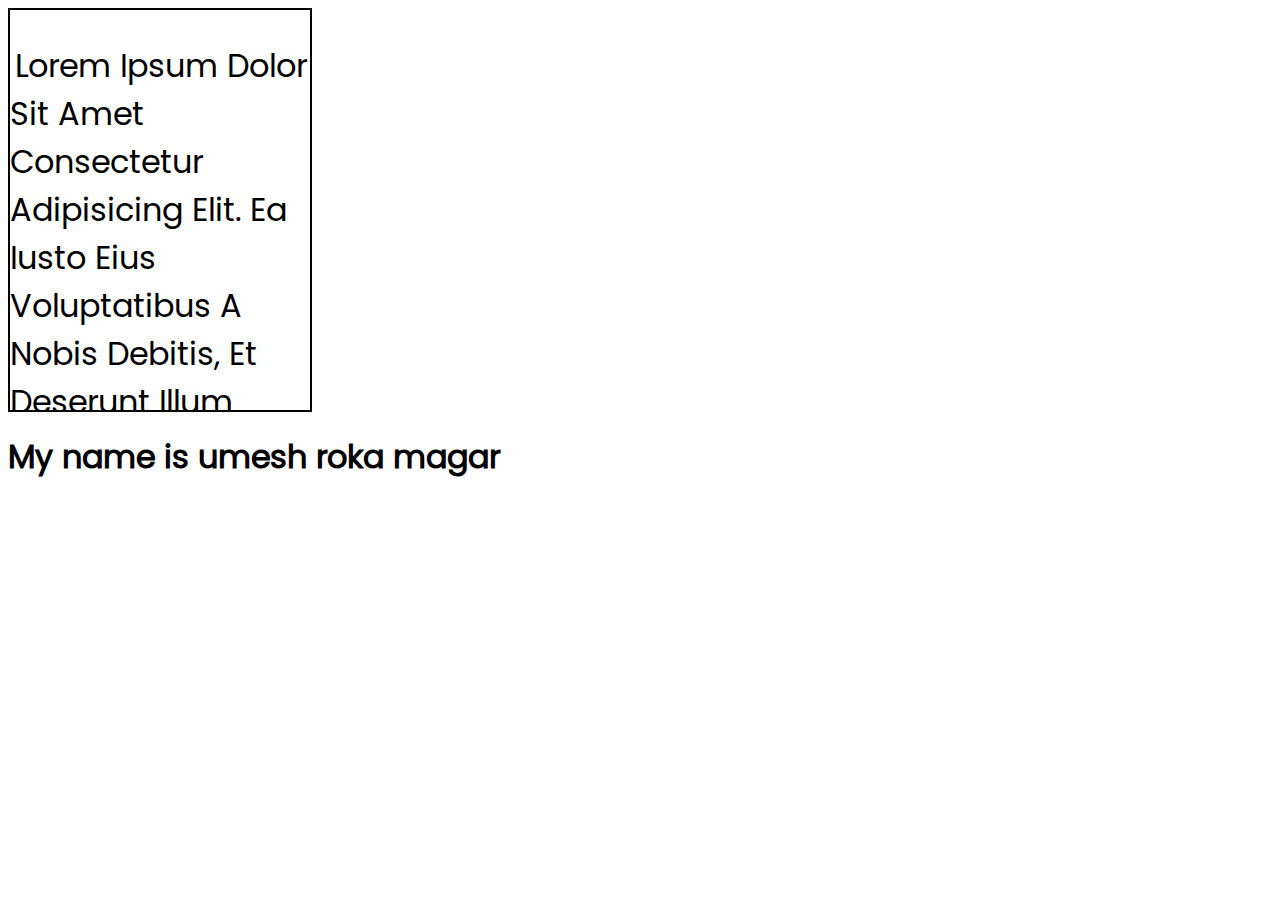
<file: index.html>
<!DOCTYPE html>
<html lang="en">

  <head>
    <meta charset="UTF-8">
    <meta name="viewport" content="width=device-width, initial-scale=1.0">

    <title>css</title>
    <style>
      @import url('https://fonts.googleapis.com/css2?family=Poppins:ital,wght@0,400;0,500;0,600;0,700;0,800;0,900;1,400;1,500;1,600;1,700;1,800;1,900&display=swap');

      @font-face {
        font-family: PRegular;
        src: url('/assets/font/Poppins-Regular.ttf');

      }

      .bx {
        font-family: "PRegular", sans-serif;
      }

      .box {
        border: 2px solid black;
        height: 400px;
        width: 300px;
        overflow: auto;
      }

      p {
        font-family: "Poppins", sans-serif;
        font-size: 2rem;
        text-transform: capitalize;
        text-indent: 5px;
        font-weight: 500px;
      }
    </style>
  </head>

  <body>
    <div class="box">
      <p>
        Lorem ipsum dolor sit amet consectetur adipisicing elit. Ea iusto eius voluptatibus a nobis debitis, et deserunt
        illum esse modi, cum ad fuga culpa quia? Laudantium illum minus optio sequi.</p>
    </div>

    <div class="bx">
      <h1>My name is umesh roka magar</h1>
    </div>
  </body>

</html>
</file>
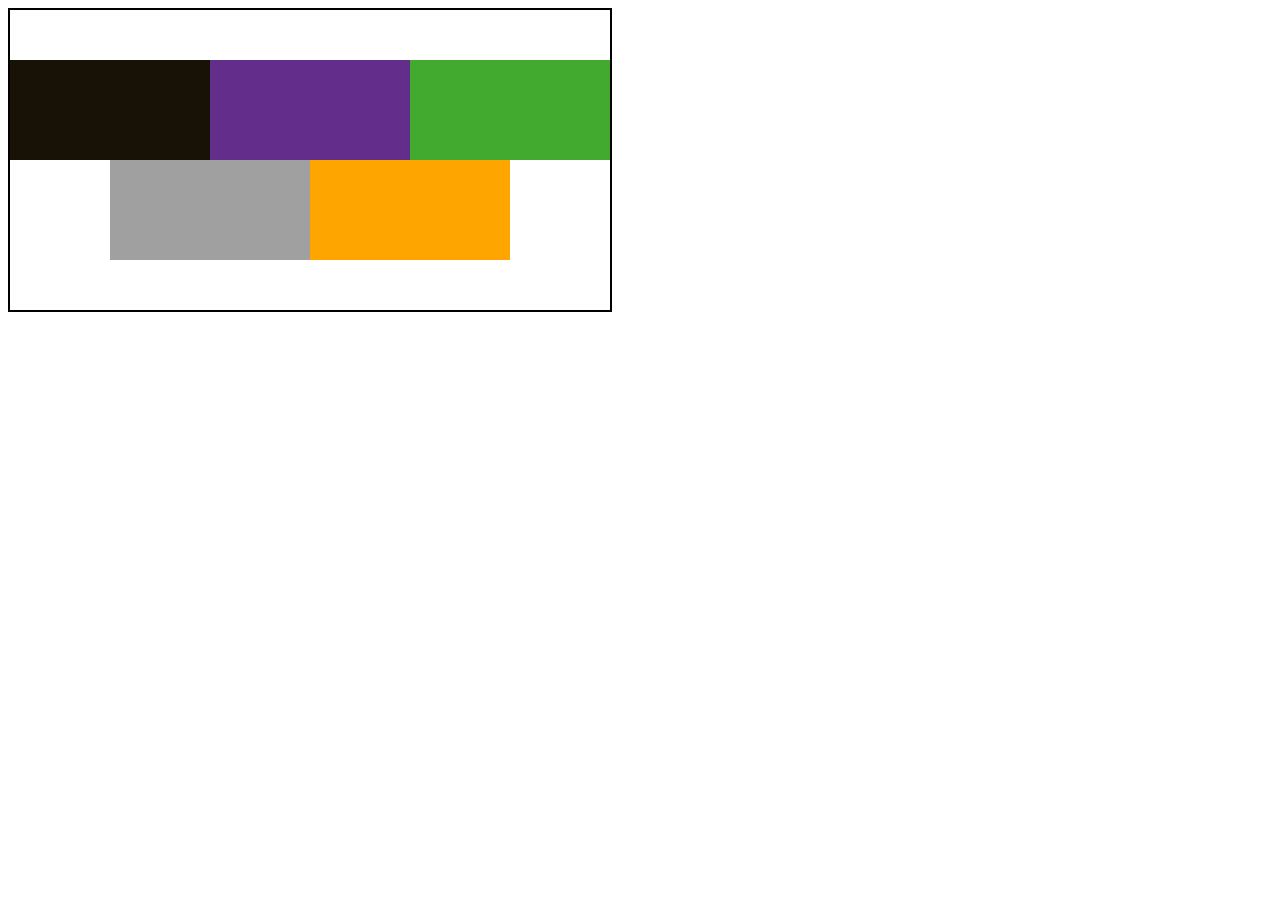
<file: flex.html>
<!DOCTYPE html>
<html lang="en">
<head>
  <meta charset="UTF-8">
  <meta name="viewport" content="width=device-width, initial-scale=1.0">
  
  <title>Document</title>
  <style>
    .bx{
     max-width: 600px;
     height: 300px;
      border: 2px solid black;
      display: flex;
      /* flex-direction: row; */
      justify-content: center;
align-content: center;
      flex-wrap: wrap;
  
      
    }
    .b{
    width: 200px;
    height: 100px;
    /* flex-grow: 1; */
    }
    .bx1{
 
      background-color: orange;
      order: 5;
    }
    .bx2{
      background-color: rgb(160, 160, 160);
      order: 4;
    }
    .bx3{
      background-color: rgb(98, 45, 139);
      order: 2;
    }
    .bx4{

      background-color: rgb(23, 17, 6);
      order: 1;
    }
    .bx5{
      background-color: rgb(66, 170, 46);
      order: 3;
    }

  </style>
</head>
<body>
  <div class="bx">
    <div class="bx1 b"></div>
    <div class="bx2 b"></div>
    <div class="bx3 b"></div>
    <div class="bx4 b"></div>
    <div class="bx5 b"></div>
  </div>
</body>
</html>
</file>
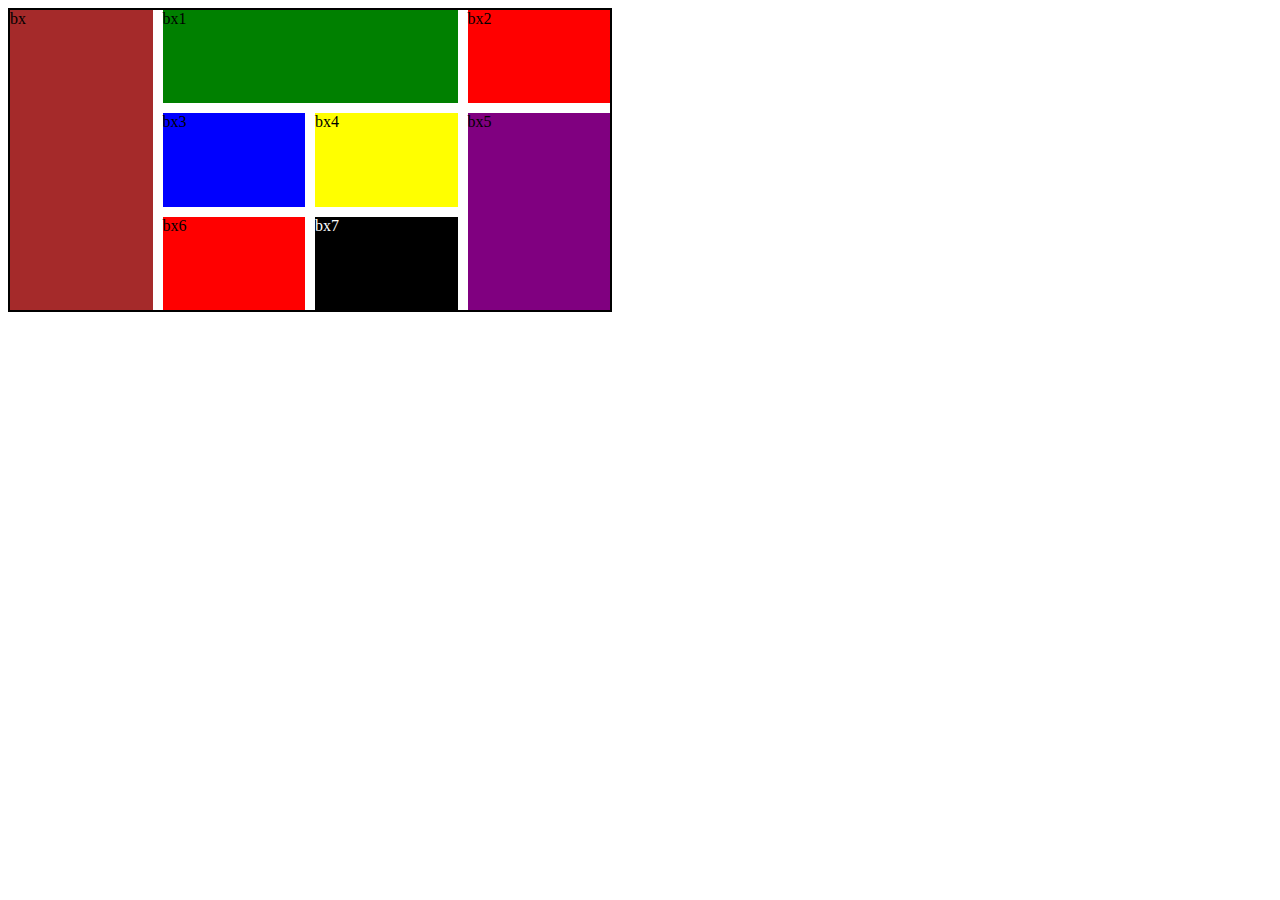
<file: grid.html>
<!DOCTYPE html>
<html lang="en">
<head>
  <meta charset="UTF-8">
  <meta name="viewport" content="width=device-width, initial-scale=1.0">
  <title>Grid</title>
  <style>
.box{
border: 2px solid black;
max-width: 600px;
height: 300px;
display: grid;
gap: 10px;
grid-template-columns: 1fr 1fr 1fr 1fr;
}
.bx{
  background-color: brown;
  grid-column: 1/2;
  grid-row: 1/4;
}
.bx1{
background-color: green;
grid-column: 2/4;
grid-row:1/2 ;
}
.bx2{
  background-color: red;
}
.bx3{
  background-color: blue;
}
.bx4{
  background-color: yellow;
}
.bx5{
  background-color: purple;
  grid-column: 4/5;
  grid-row: 2/4;
}
.bx6{
  background-color: red;
}
.bx7{
  background-color: black;
  color: white;
}
  </style>
</head>
<body>
  <div class="box">
    <div class="bx">bx</div>
    <div class="bx1">bx1</div>
    <div class="bx2">bx2</div>
    <div class="bx3">bx3</div>
    <div class="bx4">bx4</div>
    <div class="bx5">bx5</div>
    <div class="bx6">bx6</div>
    <div class="bx7">bx7</div>
  </div>
</body>
</html>
</file>
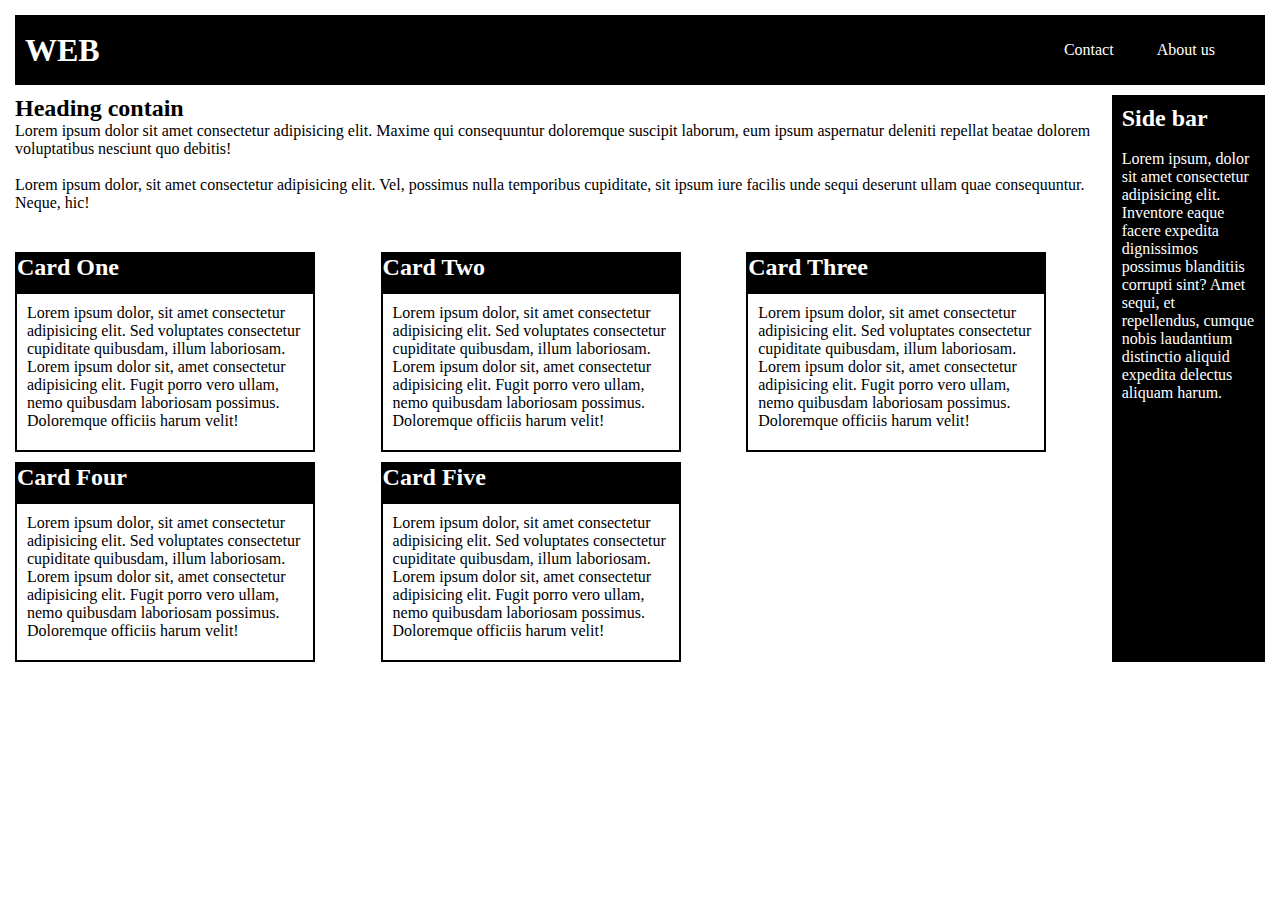
<file: grid_task.html>
<!DOCTYPE html>
<html lang="en">

  <head>
    <meta charset="UTF-8">
    <meta name="viewport" content="width=device-width, initial-scale=1.0">
    <title>Document</title>
    <style>
      * {
        box-sizing: border-box;
        margin: 0;
        padding: 0;
      }

      body {
        padding: 15px;
        max-width: 100%;
      }

      /* @media only screen and(min-width:100%;) { */

      .grid_container {
        display: grid;
        grid-template-areas:
          'header header header header'
          'main_content main_content main_content sidebar'
          'main_content main_content main_content sidebar'
          'articles articles articles sidebar'
          'articles articles articles sidebar'
        ;
        gap: 10px;
      }

      .header {
        grid-area: header;
        display: flex;
        justify-content: space-between;
        background-color: black;
        color: white;
        align-items: center;
        height: 70px;
        padding: 10px;

      }

      .header a {
        text-decoration: none;
        color: white;
        padding-right: 40px;
      }

      .main_content {
        grid-area: main_content;
      }

      .sidebar {
        grid-area: sidebar;
        background-color: black;
        color: white;
        padding: 10px;

      }

      .articles {
        grid-area: articles;
        display: grid;
        gap: 10px;
        grid-template-columns: repeat(3, 1fr);
        margin: 30px 0 0 0;
      }

      .b {
        border: 2px solid black;
        height: 200px;
        width: 300px;

      }

      .b h2 {
        background-color: black;
        color: white;
        height: 40px;
        width: 100%;
      }

      .b p {
        padding: 10px;
      }
    </style>
  </head>

  <div class="grid_container">
    <div class="header">
      <h1>WEB</h1>
      <div class="a">
        <a href="#">Contact</a>
        <a href="#">About us</a>
      </div>
    </div>
    <div class="main_content">
      <h2>Heading contain</h2>
      <p>Lorem ipsum dolor sit amet consectetur adipisicing elit. Maxime qui consequuntur doloremque suscipit laborum,
        eum ipsum aspernatur deleniti repellat beatae dolorem voluptatibus nesciunt quo debitis!</p>
      <br>
      <p>Lorem ipsum dolor, sit amet consectetur adipisicing elit. Vel, possimus nulla temporibus cupiditate, sit ipsum
        iure facilis unde sequi deserunt ullam quae consequuntur. Neque, hic!</p>

    </div>
    <div class="articles">
      <div class="article b">
        <h2>Card One</h2>
        <p>Lorem ipsum dolor, sit amet consectetur adipisicing elit. Sed voluptates consectetur cupiditate quibusdam,
          illum laboriosam. Lorem ipsum dolor sit, amet consectetur adipisicing elit. Fugit porro vero ullam, nemo
          quibusdam laboriosam possimus. Doloremque officiis harum velit!</p>
      </div>
      <div class="article b">
        <h2>Card Two</h2>
        <p>Lorem ipsum dolor, sit amet consectetur adipisicing elit. Sed voluptates consectetur cupiditate quibusdam,
          illum laboriosam. Lorem ipsum dolor sit, amet consectetur adipisicing elit. Fugit porro vero ullam, nemo
          quibusdam laboriosam possimus. Doloremque officiis harum velit!</p>
      </div>
      <div class="article b">
        <h2>Card Three</h2>
        <p>Lorem ipsum dolor, sit amet consectetur adipisicing elit. Sed voluptates consectetur cupiditate quibusdam,
          illum laboriosam. Lorem ipsum dolor sit, amet consectetur adipisicing elit. Fugit porro vero ullam, nemo
          quibusdam laboriosam possimus. Doloremque officiis harum velit!</p>
      </div>
      <div class="article b">
        <h2>Card Four</h2>
        <p>Lorem ipsum dolor, sit amet consectetur adipisicing elit. Sed voluptates consectetur cupiditate quibusdam,
          illum laboriosam. Lorem ipsum dolor sit, amet consectetur adipisicing elit. Fugit porro vero ullam, nemo
          quibusdam laboriosam possimus. Doloremque officiis harum velit!</p>
      </div>
      <div class="article b">
        <h2>Card Five</h2>
        <p>Lorem ipsum dolor, sit amet consectetur adipisicing elit. Sed voluptates consectetur cupiditate quibusdam,
          illum laboriosam. Lorem ipsum dolor sit, amet consectetur adipisicing elit. Fugit porro vero ullam, nemo
          quibusdam laboriosam possimus. Doloremque officiis harum velit!</p>
      </div>

    </div>
    <div class="sidebar">
      <h2>Side bar</h2>
      <br>
      <p>Lorem ipsum, dolor sit amet consectetur adipisicing elit. Inventore eaque facere expedita dignissimos possimus
        blanditiis corrupti sint? Amet sequi, et repellendus, cumque nobis laudantium distinctio aliquid expedita
        delectus aliquam harum.</p>
    </div>
  </div>
  </div>
  </body>

</html>
</file>
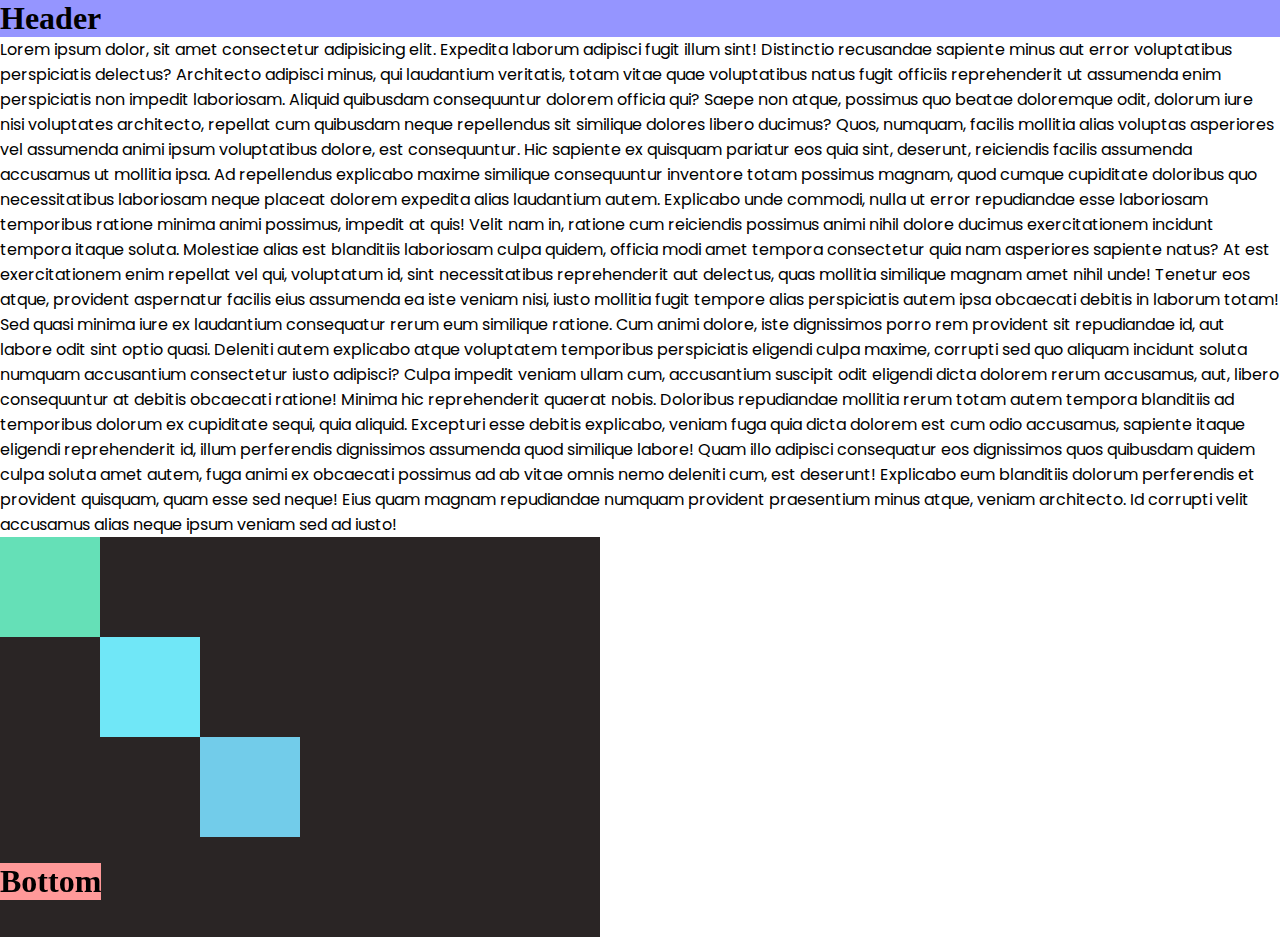
<file: position and box.html>
<!DOCTYPE html>
<html lang="en">
<head>
  <meta charset="UTF-8">
  <meta name="viewport" content="width=device-width, initial-scale=1.0">
  <title>Box_model</title>
  <style>
    @font-face{
      font-family:PRegular;
      src: url(assets/font/Poppins-Regular.ttf);
    }
    *{
      box-sizing: border-box;
      margin: 0;
      padding: 0;
    }
    .bx{
      height: 400px;
      width: 600px;
      background-color:rgb(42, 37, 37);
      position: relative;
    }
    .bx1{
      height: 100px;
      width: 100px;
      background-color: rgb(101, 224, 183);
      position: absolute;
    }
    .bx2{
      height: 100px;
      width: 100px;
      background-color: rgb(112, 231, 247);
      bottom: 200px;
      left: 100px;
      position: absolute;
    }
  
    .bx3{
      height: 100px;
      width: 100px;
      background-color: rgb(114, 204, 234);
      bottom: 100px;
      left: 200px;
      position: absolute;
    }
    .sticky{
position: sticky;
top: 0;
background-color: rgb(149, 149, 255);

    }
    .fixed{
position: fixed;
bottom: 0;
background-color: rgb(255, 153, 153);
    }
    .text{
      font-family:"PRegular",sans-serif;
      font-weight: 500;
    }
  </style>
</head>
<body>
  <div class="sticky">
    <h1>Header</h1>
      </div>

<div class="text">
  Lorem ipsum dolor, sit amet consectetur adipisicing elit. Expedita laborum adipisci fugit illum sint! Distinctio recusandae sapiente minus aut error voluptatibus perspiciatis delectus? Architecto adipisci minus, qui laudantium veritatis, totam vitae quae voluptatibus natus fugit officiis reprehenderit ut assumenda enim perspiciatis non impedit laboriosam. Aliquid quibusdam consequuntur dolorem officia qui? Saepe non atque, possimus quo beatae doloremque odit, dolorum iure nisi voluptates architecto, repellat cum quibusdam neque repellendus sit similique dolores libero ducimus? Quos, numquam, facilis mollitia alias voluptas asperiores vel assumenda animi ipsum voluptatibus dolore, est consequuntur. Hic sapiente ex quisquam pariatur eos quia sint, deserunt, reiciendis facilis assumenda accusamus ut mollitia ipsa. Ad repellendus explicabo maxime similique consequuntur inventore totam possimus magnam, quod cumque cupiditate doloribus quo necessitatibus laboriosam neque placeat dolorem expedita alias laudantium autem. Explicabo unde commodi, nulla ut error repudiandae esse laboriosam temporibus ratione minima animi possimus, impedit at quis! Velit nam in, ratione cum reiciendis possimus animi nihil dolore ducimus exercitationem incidunt tempora itaque soluta. Molestiae alias est blanditiis laboriosam culpa quidem, officia modi amet tempora consectetur quia nam asperiores sapiente natus? At est exercitationem enim repellat vel qui, voluptatum id, sint necessitatibus reprehenderit aut delectus, quas mollitia similique magnam amet nihil unde! Tenetur eos atque, provident aspernatur facilis eius assumenda ea iste veniam nisi, iusto mollitia fugit tempore alias perspiciatis autem ipsa obcaecati debitis in laborum totam! Sed quasi minima iure ex laudantium consequatur rerum eum similique ratione. Cum animi dolore, iste dignissimos porro rem provident sit repudiandae id, aut labore odit sint optio quasi. Deleniti autem explicabo atque voluptatem temporibus perspiciatis eligendi culpa maxime, corrupti sed quo aliquam incidunt soluta numquam accusantium consectetur iusto adipisci? Culpa impedit veniam ullam cum, accusantium suscipit odit eligendi dicta dolorem rerum accusamus, aut, libero consequuntur at debitis obcaecati ratione! Minima hic reprehenderit quaerat nobis. Doloribus repudiandae mollitia rerum totam autem tempora blanditiis ad temporibus dolorum ex cupiditate sequi, quia aliquid. Excepturi esse debitis explicabo, veniam fuga quia dicta dolorem est cum odio accusamus, sapiente itaque eligendi reprehenderit id, illum perferendis dignissimos assumenda quod similique labore! Quam illo adipisci consequatur eos dignissimos quos quibusdam quidem culpa soluta amet autem, fuga animi ex obcaecati possimus ad ab vitae omnis nemo deleniti cum, est deserunt! Explicabo eum blanditiis dolorum perferendis et provident quisquam, quam esse sed neque! Eius quam magnam repudiandae numquam provident praesentium minus atque, veniam architecto. Id corrupti velit accusamus alias neque ipsum veniam sed ad iusto!
</div>
<div class="bx">
  <div class="bx1"></div>
  <div class="bx2"></div>
  <div class="bx3"></div>
</div>
  <div class="fixed">
<h1>Bottom</h1>
  </div>
</body>
</html>
</file>
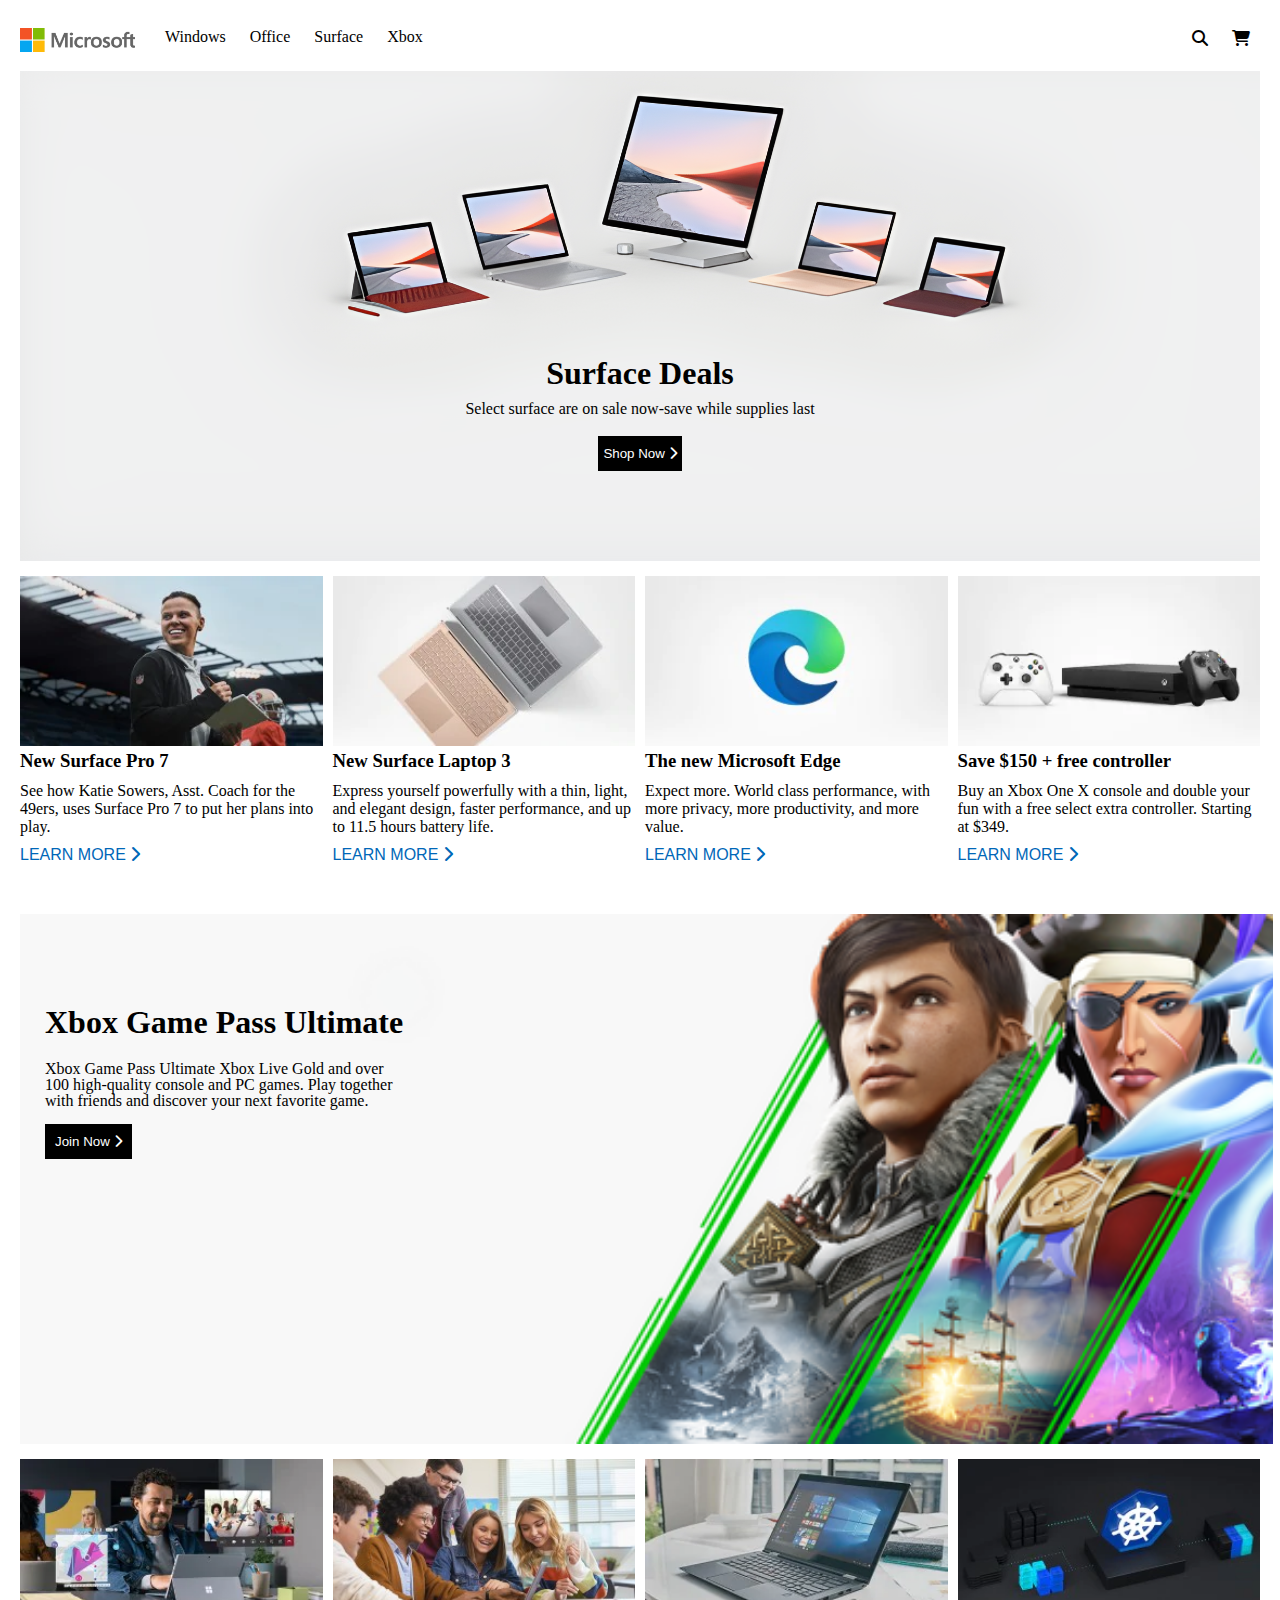
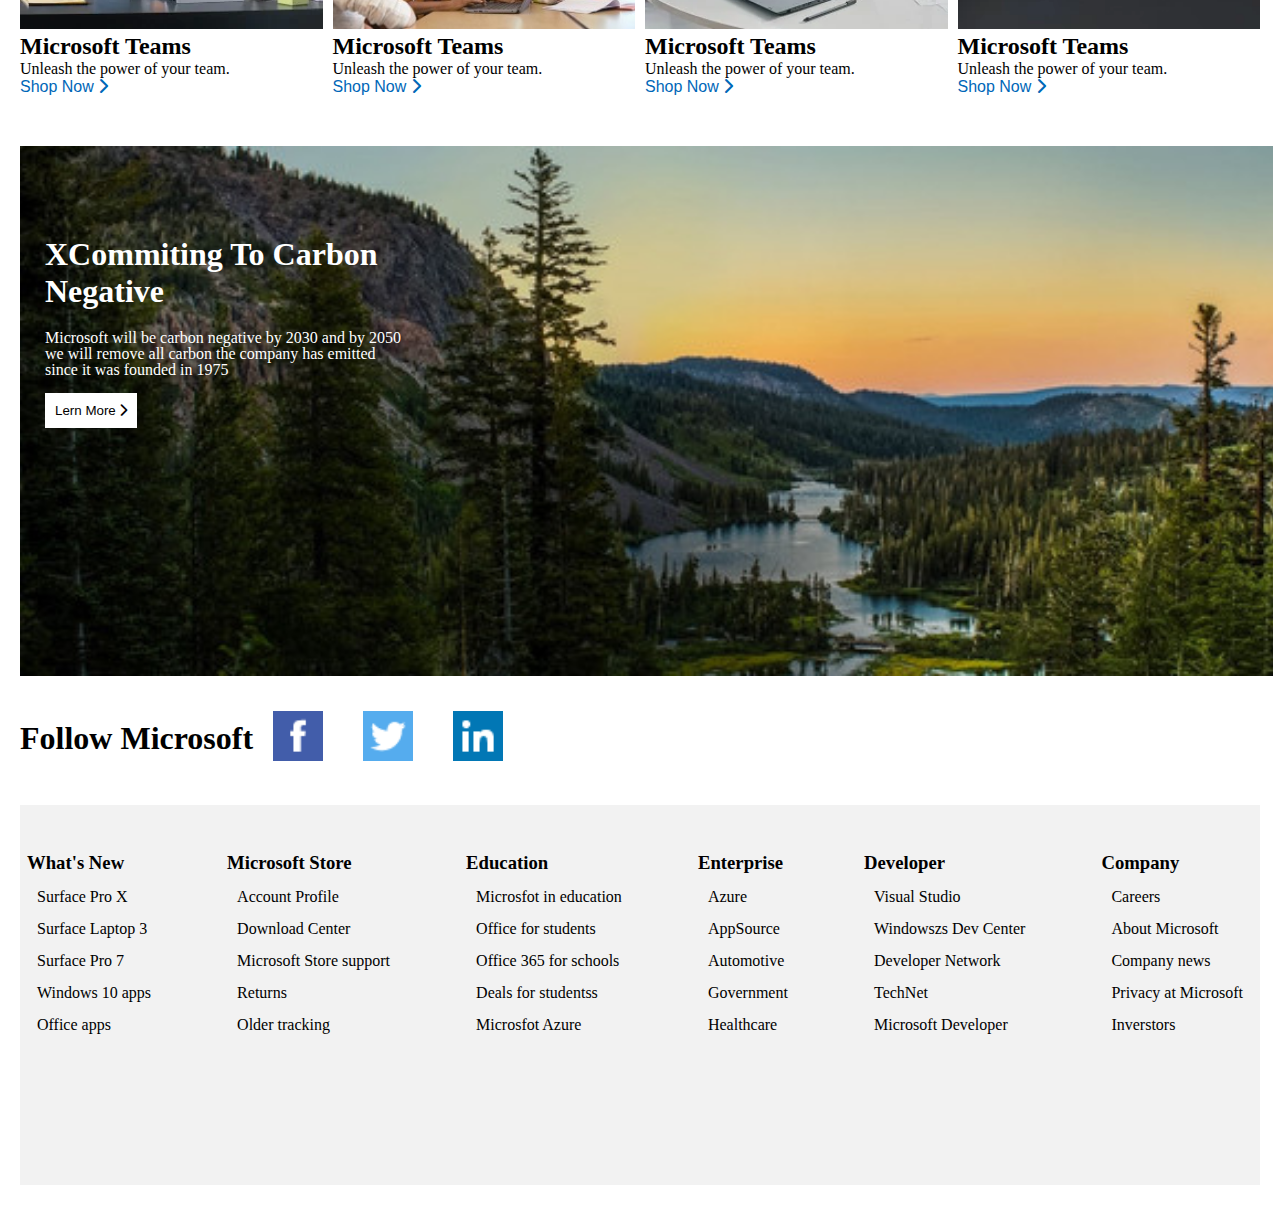
<file: assets/html_css_project.html>
<!DOCTYPE html>
<html lang="en">
<head>
  <meta charset="UTF-8">
  <meta name="viewport" content="width=device-width, initial-scale=1.0">
  <link rel="stylesheet" href="https://cdnjs.cloudflare.com/ajax/libs/font-awesome/6.5.2/css/all.min.css">
 <link rel="stylesheet" href="/html_css_project.css">
  <title>Project using core html_css</title>
 
</head>
<body>
  <header>
  <div class="nav-main">
    <div class="logo">
      <img src="/assets/img/logo.png" alt="">
   </div>
       <nav>
        <a href="#">Windows</a>
        <a href="#">Office</a>
        <a href="#">Surface</a>
        <a href="#">Xbox</a>
       </nav>

      </div>
<div class="nav-icon">
<i class="fa-sharp fa-solid fa-magnifying-glass"></i>
<i class="fa-solid fa-cart-shopping"></i>
</div>
</header>
<section class="dis">
  <div class="dis-info">
    <h1>Surface Deals</h1>
    <p>Select surface are on sale now-save while supplies last</p>
    <button>Shop Now <i class="fa-solid fa-chevron-right"></i></button>
  </div>

</section>
<section class="latest-pro">
  <div class="late-pro">
    <img src="/assets/img/card1.png" alt="">
    <div class="pro-info">
      <h3>New Surface Pro 7 </h3>
        <p>See how Katie Sowers, Asst. Coach for the 49ers, uses Surface Pro 7 to put her plans into play.</p>
        <button>  LEARN MORE <i class="fa-solid fa-chevron-right"></i></button>

    </div>
  </div>
  <div class="late-pro">
    <img src="/assets/img/card2.png" alt="">
    <div class="pro-info">
      <h3>New Surface Laptop 3  </h3>
        <p>Express yourself powerfully with a thin, light, and elegant design, faster performance, and up to 11.5 hours battery life.</p>
        <button>LEARN MORE <i class="fa-solid fa-chevron-right"></i></button>

    </div>
  </div>
  <div class="late-pro">
    <img src="/assets/img/card4.png" alt="">
    <div class="pro-info">
      <h3>The new Microsoft Edge</h3>
      <p> Expect more. World class performance, with more privacy, more productivity, and more value.</p>
      <button>LEARN MORE <i class="fa-solid fa-chevron-right"></i></button>

    </div>
  </div>
  <div class="late-pro">
    <img src="/assets/img/card3.png" alt="">
    <div class="pro-info">
      <h3>Save $150 + free controller</h3>
      <p>  Buy an Xbox One X console and double your fun with a free select extra controller. Starting at $349.</p>
      <button>LEARN MORE <i class="fa-solid fa-chevron-right"></i></button>
    </div>
  </div>
</section>
<section class="Xbox-section">
  <div class="xbox-info">
    <h1>Xbox Game Pass Ultimate</h1>
    <p>Xbox Game Pass Ultimate Xbox Live Gold and over 100 high-quality console and PC games. Play together with friends and discover your next favorite game.</p>
<button>Join Now <i class="fa-solid fa-chevron-right"></i> </button>
  </div>
</section>
<section class="shop-now">
  <div class="shop">
    <img src="/assets/img/card5.png" alt="">
    <div class="prod-info">
      <h2>Microsoft Teams</h2>
      <p>Unleash the power of your team.</p>
      <button>Shop Now <i class="fa-solid fa-chevron-right"></i> </button>
    </div>
    </div>
    <div class="shop">
      <img src="/assets/img/card6.jpg" alt="">
      <div class="prod-info">
        <h2>Microsoft Teams</h2>
        <p>Unleash the power of your team.</p>
        <button>Shop Now <i class="fa-solid fa-chevron-right"></i> </button>
      </div>
      </div>
      <div class="shop">
        <img src="/assets/img/card7.png" alt="">
        <div class="prod-info">
          <h2>Microsoft Teams</h2>
          <p>Unleash the power of your team.</p>
          <button>Shop Now <i class="fa-solid fa-chevron-right"></i> </button>
        </div>
        </div>
        <div class="shop">
          <img src="/assets/img/card8.png" alt="">
          <div class="prod-info">
            <h2>Microsoft Teams</h2>
            <p>Unleash the power of your team.</p>
            <button>Shop Now <i class="fa-solid fa-chevron-right"></i> </button>
          </div>
         </div>
</section>
<section class="Xbox-section carbon">
  <div class="xbox-info">
    <h1>XCommiting To Carbon Negative</h1>
    <p> Microsoft will be carbon negative by 2030 and by 2050 we will remove all carbon the company has emitted since it was founded in 1975</p>
<button>Lern More <i class="fa-solid fa-chevron-right"></i> </button>
  </div>
</section>
<section class="contact">
  <h1>Follow Microsoft</h1>
<a href="https://www.facebook.com"><img src="/assets/img/social-fb.png" alt=""></a>
<a><img src="/assets/img/social-twitter.png" alt=""></a>
<a><img src="/assets/img/social-linkedin.png" alt=""></a>
</section>
<footer>
  <div class="new">
    
    <ul>
      <li><h3>What's New</h3></li>
      <li><a href="#">Surface Pro X</a></li>
      <li><a href="#"> Surface Laptop 3</a></li>
      <li><a href="#"> Surface Pro 7</a></li>
      <li><a href="#">  Windows 10 apps</a></li>
      <li><a href="#">Office apps</a></li>
    </ul>
  </div>
  <div class="store">
    <ul>
    <li><h3>Microsoft Store</h3></li>
    <li><a href="#">Account Profile</a></li>
    <li><a href="#">Download Center</a></li>
    <li><a href="#">Microsoft Store support</a></li>
    <li><a href="#">Returns</a></li>
    <li><a href="#">Older tracking</a></li>
  </ul>
  </div>
  <div class="education">
    <ul>
    <li><h3>Education</h3></li>
    <li><a href="#">Microsfot in education</a></li>
    <li><a href="#">Office for students</a></li>
    <li><a href="#">Office 365 for schools</a></li>
    <li><a href="#">Deals for studentss</a></li>
    <li><a href="#">Microsfot Azure</a></li>
  </ul>
  </div>
  <div class="enterprise">
    <ul>
    <li><h3>Enterprise </h3></li>
    <li><a href="#">Azure</a></li>
    <li><a href="#">AppSource</a></li>
    <li><a href="#">Automotive</a></li>
    <li><a href="#">Government</a></li>
    <li><a href="#">Healthcare</a></li>
  </ul>
  </div>
  <div class="developer">
    <ul>
    <li><h3>Developer</h3></li>
    <li><a href="#">Visual Studio</a></li>
    <li><a href="#">Windowszs Dev Center</a></li>
    <li><a href="#">Developer Network</a></li>
    <li><a href="#">TechNet</a></li>
    <li><a href="#">Microsoft Developer</a></li>
  </ul>
  </div>
  <div class="company">
    <ul>
    <li><h3>Company</h3></li>
    <li><a href="#">Careers</a></li>
    <li><a href="#">About Microsoft</a></li>
    <li><a href="#">Company news</a></li>
    <li><a href="#">Privacy at Microsoft</a></li>
    <li><a href="#">Inverstors</a></li>
  </ul>
  </div>
</footer>
</body>
</html>
</file>
<file: html_css_project.css>
*{
  padding: 0;
  margin: 0;

}
body{
  padding: 20px;
}
header{
  display: flex;
  align-items: end;
  justify-content: space-between;
}
.nav-main{
  display: flex;
}

.logo img{
  width: 115px;
  margin-right: 20px;
}
a{
  padding: 10px;
  text-decoration: none;
  color: black;
  font-size: 1rem;
}
img{
  width: 100%;
}
.nav-icon i{
  padding: 10px;
}
.dis{
  background-image: url(/assets/img/showcase.jpg);
  height: 400px;
  width: 100%;
  background-repeat: no-repeat;
  background-size: cover;
  margin: 15px 0;
  display: flex;
  align-items: end;
  justify-content: center;
  padding-bottom: 90px;
  text-align: center;
  line-height: 2.2rem;
}
.dis-info button{
outline: none;
border: none;
background-color:black;
color: white;
padding: 10px 5px;
margin-top: 10px;
}
.latest-pro{
  display: grid;
  grid-template-columns: repeat(auto-fit, minmax(200px ,1fr));
  gap: 10px;
}
.late-pro button{
  background-color: transparent;
  outline: none;
  border: none;
  font-size: 1rem;
  font-weight: 500;
  color:#0067B8;
  
}
.late-pro p{
  padding: 10px 0;
}
.Xbox-section{
  background-image:url(/assets/img/xbox.png);
  height: 350px;
  width: 97%;
  background-repeat: no-repeat;
  background-size: cover;
  margin: 50px 100px 15px 0;
  padding: 90px 25px;

}
.Xbox-section .xbox-info{
  width: 30%;
}
.xbox-info p{
  padding-top: 20px;
  line-height: 1rem;
}
.xbox-info button{
  outline: none;
  border: none;
  background-color: black;
  color: rgb(255, 255, 255);
  margin-top: 15px;
  padding: 10px;

}
.shop-now{
  display: grid;
  grid-template-columns: repeat(auto-fit, minmax(300px ,1fr));
  gap: 10px;
}
.shop-now button{
  background-color: transparent;
  outline: none;
  border: none;
  font-size: 1rem;
  font-weight: 500;
  color:#0067B8;
  
}

.carbon{
  background-image: url(/assets/img/carbon.jpg);
  height: 350px;
  width: 97%;
  background-repeat: no-repeat;
  background-size: cover;
  margin: 50px 100px 15px 0;
  padding: 90px 25px;
  color: white;
}
.carbon button{
  background-color: white;
  color: black;
}
.contact{
  display: flex;
  align-items: center;
}
.contact img{
 height: 50px;
 width: 50px;
 padding: 10px;
}
footer{
  display: flex;
  justify-content: space-between;
  margin-top: 20px;
  background-color: #F2F2F2;
 height: 300px;
 padding: 40px 0px;
}
footer ul{
  list-style: none;
} 
footer ul li{
  padding: 7px;
}
</file>
